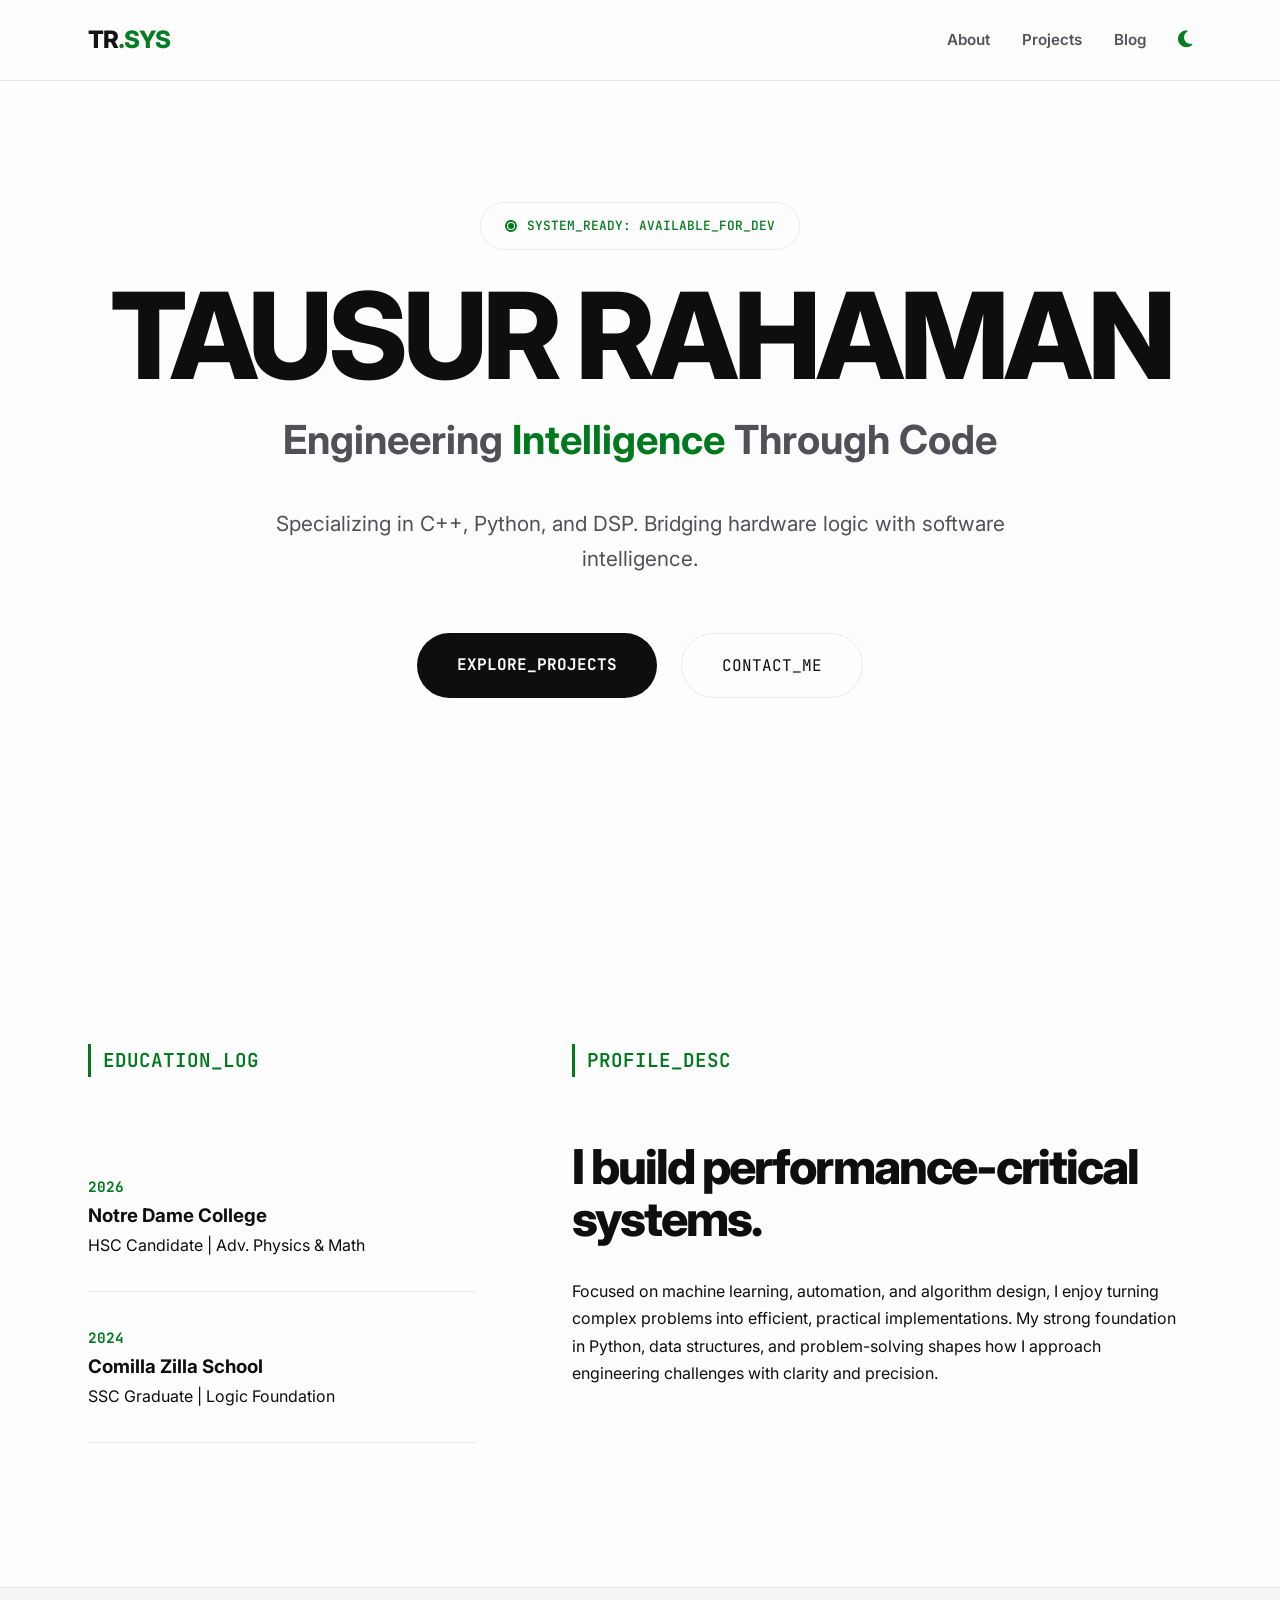
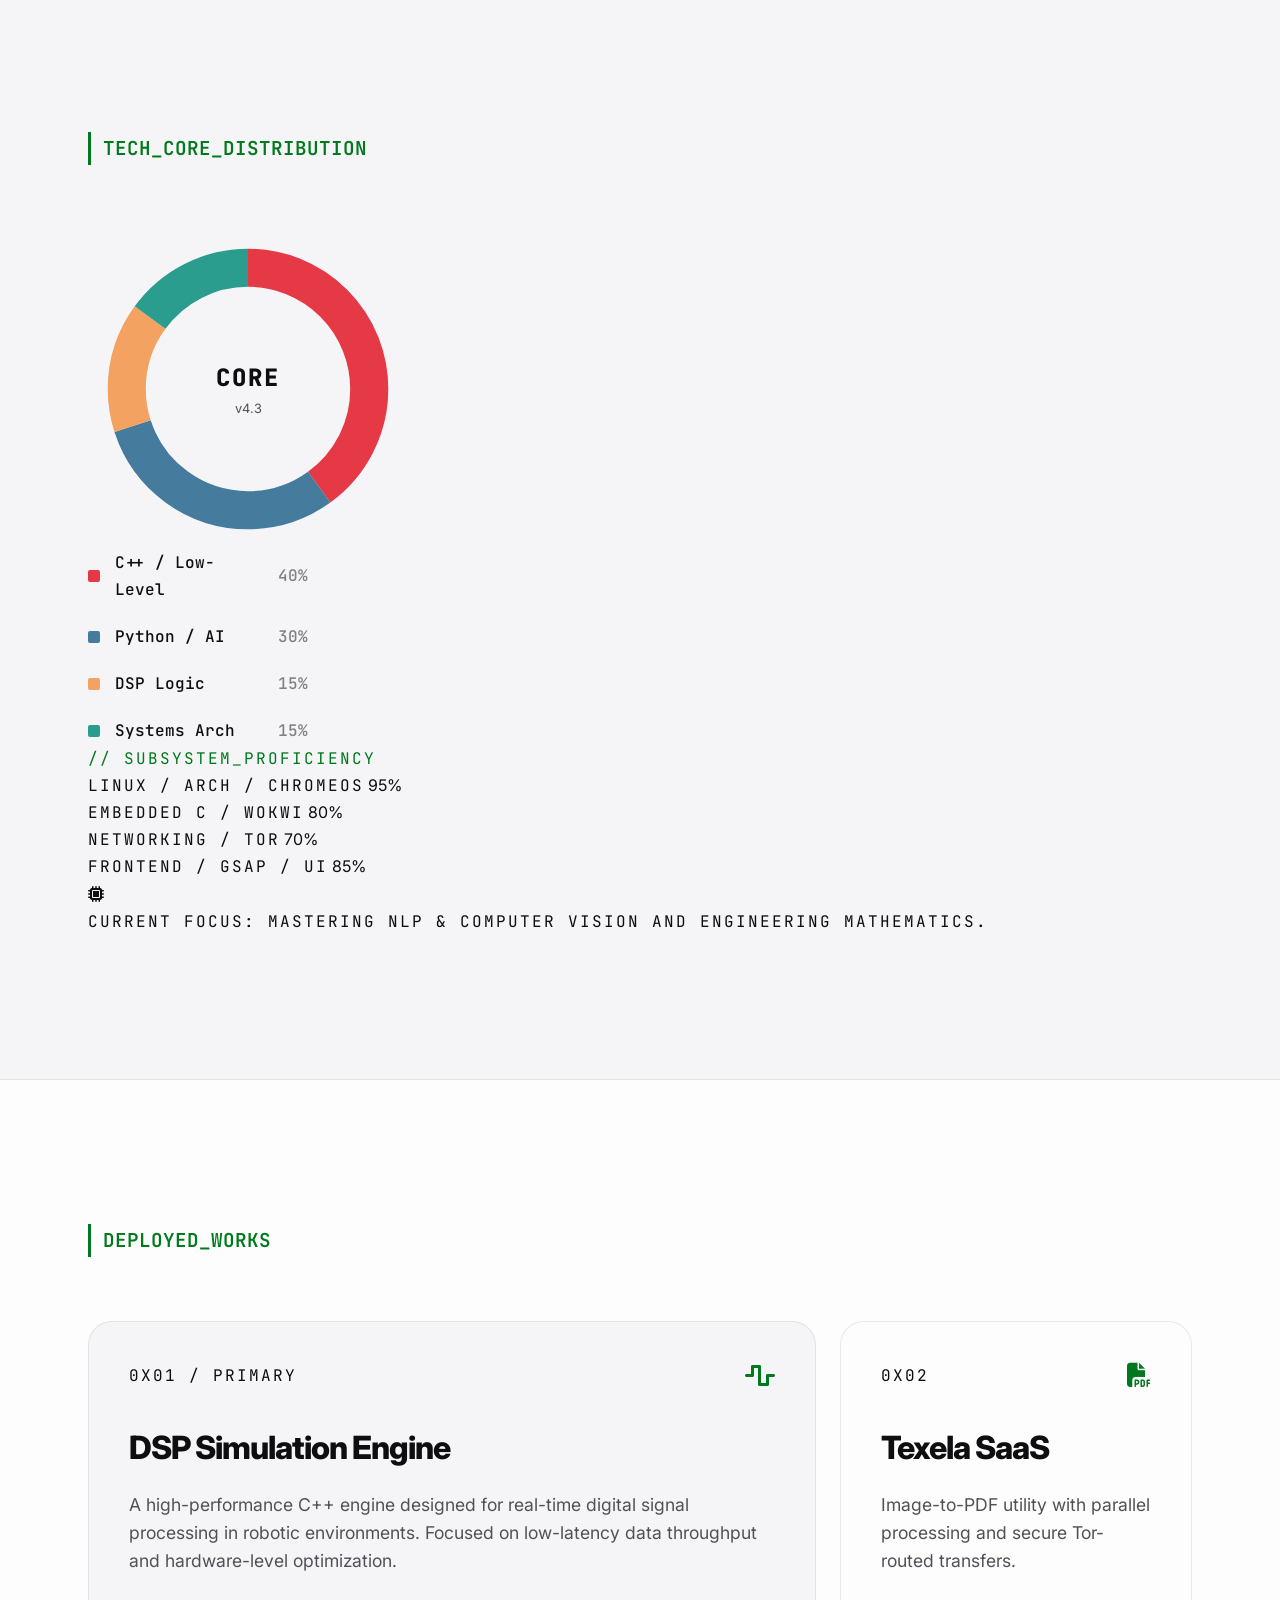
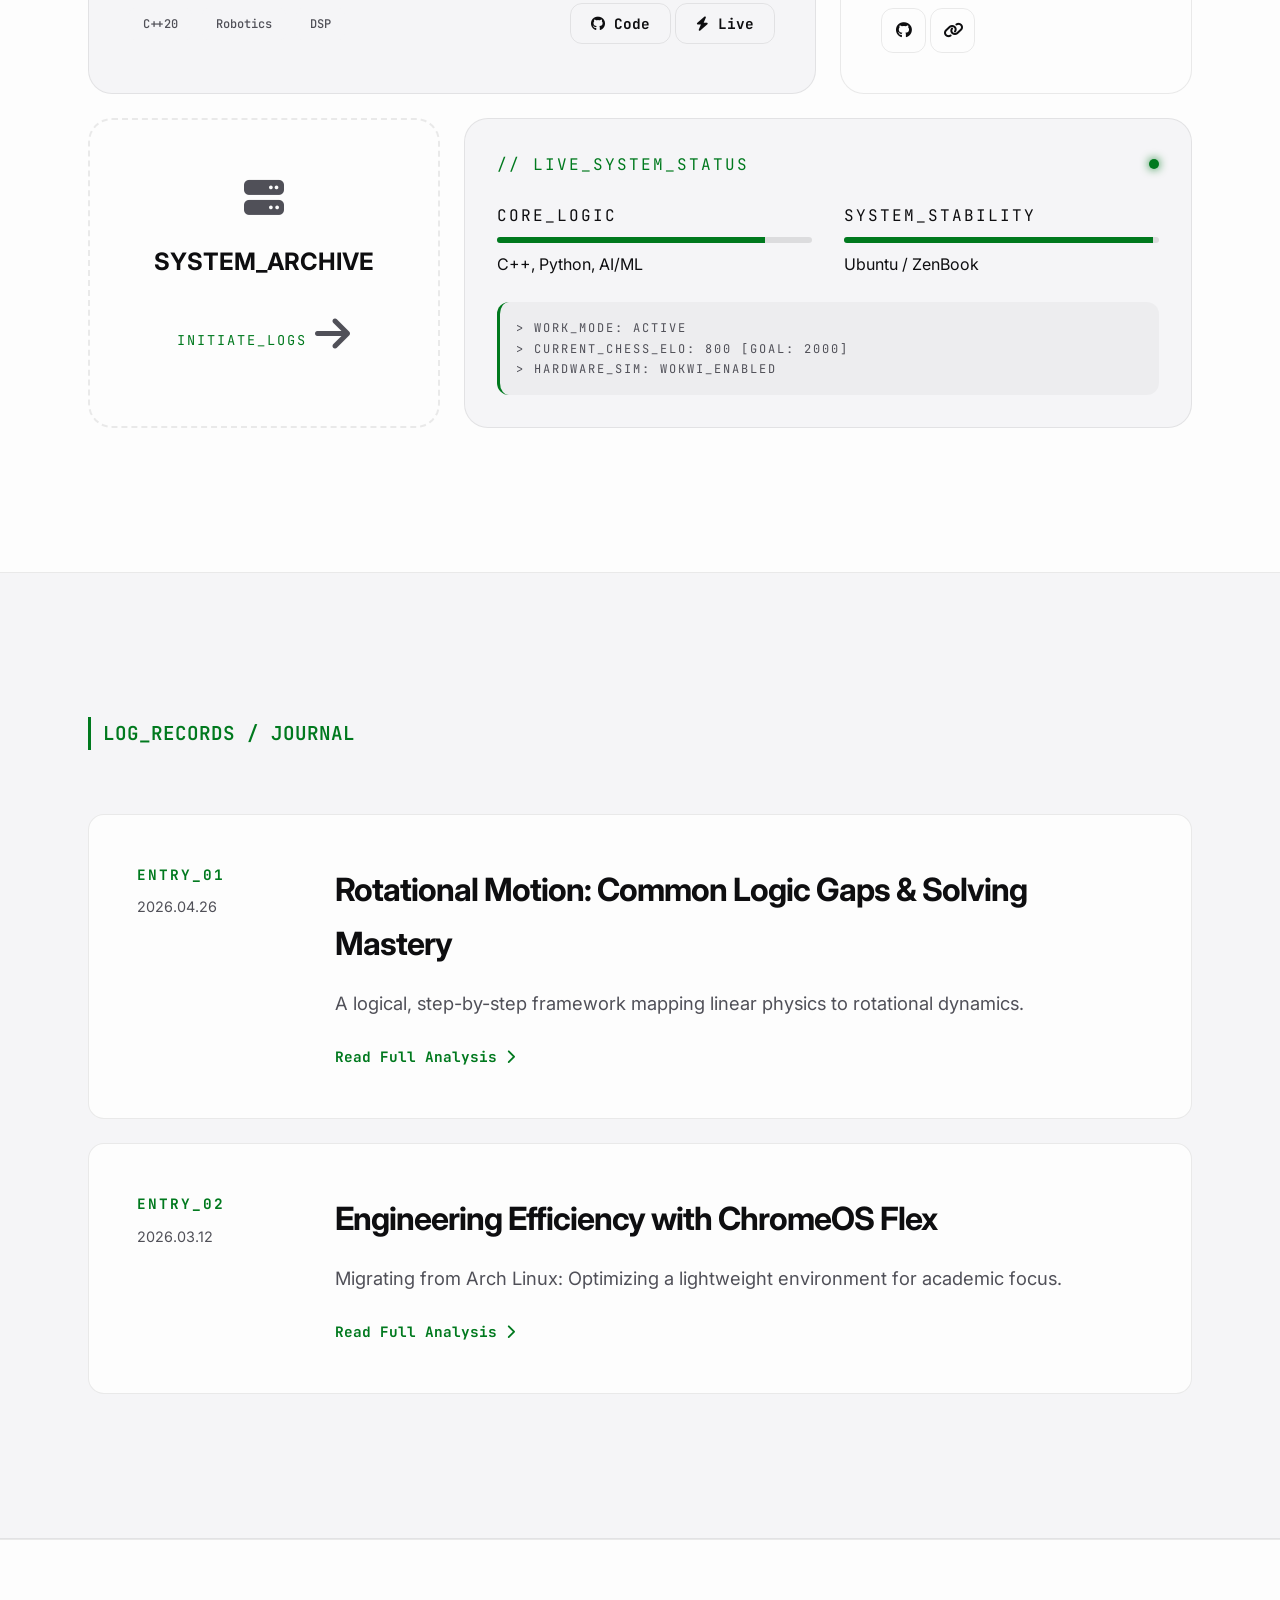
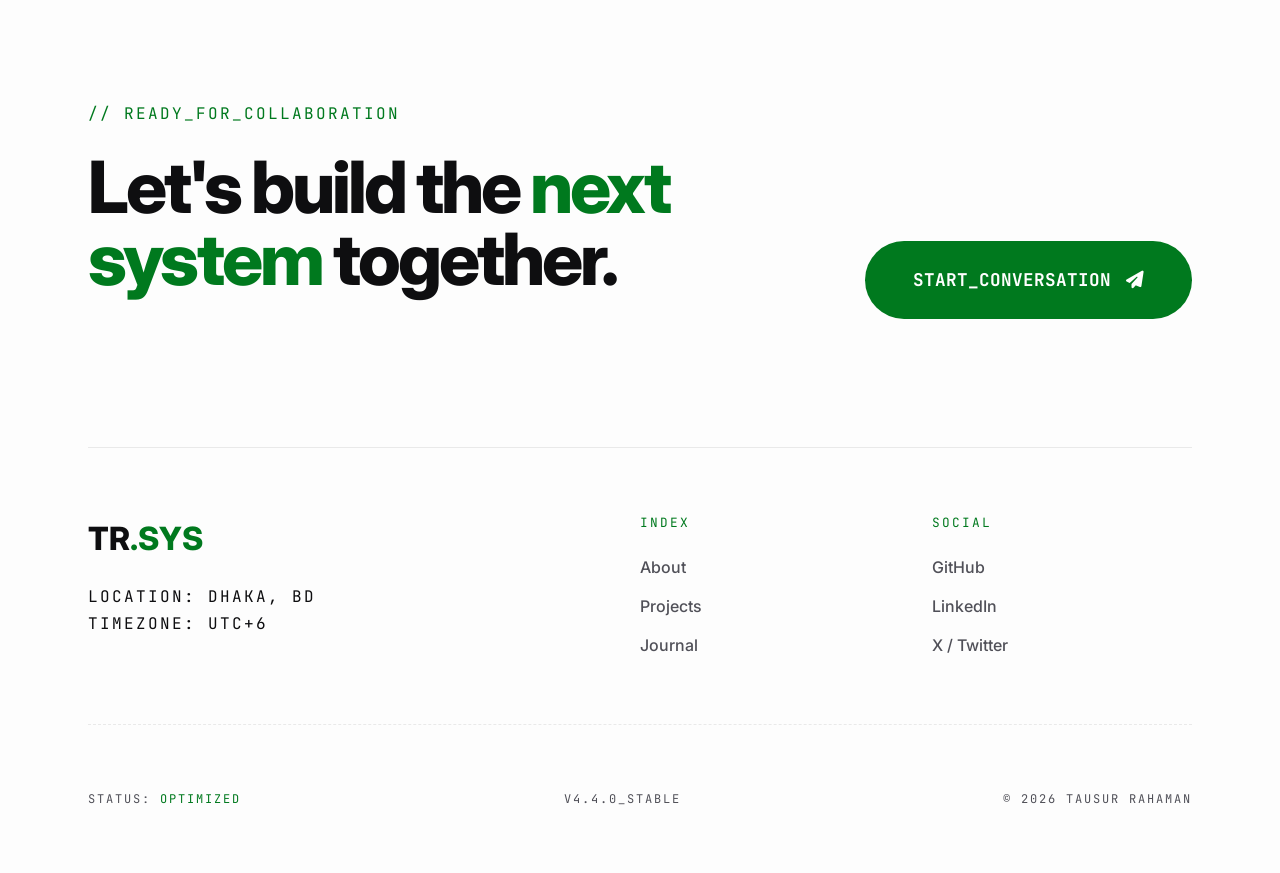
<file: index.html>
<!DOCTYPE html>
<html lang="en">

<head>
    <meta charset="UTF-8">
    <meta name="viewport" content="width=device-width, initial-scale=1.0">
    <meta name="google-site-verification" content="PXadAJ3S-J2yvj9br7SWejjsIvxZcihHiBXMDLcSGKw" />
    <title>Tausur - A Passionate Builder</title>
    <meta name="description" content="Tausur's portfolio. AI/ML Engineer focused on Python, algorithms, and real-world systems.">
    <link
        href="https://fonts.googleapis.com/css2?family=Inter:wght@300;400;600;700;800&family=JetBrains+Mono:wght@400;500&display=swap"
        rel="stylesheet">
    <link rel="stylesheet" href="https://cdnjs.cloudflare.com/ajax/libs/font-awesome/6.5.0/css/all.min.css">
    <link rel="stylesheet" href="style.css">
</head>

<body class="light-theme">
    <div class="scanline"></div>

    <nav class="glass-nav">
        <div class="nav-container">
            <div class="logo">TR<span>.SYS</span></div>
            <div class="nav-links">
                <a href="#about">About</a>
                <a href="#work">Projects</a>
                <a href="#blog">Blog</a>
                <button id="theme-toggle" aria-label="Toggle Theme"><i class="fa-solid fa-moon"></i></button>
            </div>
        </div>
    </nav>

    <header class="hero">
        <div class="hero-content">
            <div class="live-status">
                <div class="radar">
                    <div class="radar-pulse"></div>
                    <div class="radar-dot"></div>
                </div>
                <span>SYSTEM_READY: AVAILABLE_FOR_DEV</span>
            </div>
            <h1 class="hero-title">TAUSUR RAHAMAN</h1>
            <h2 class="sub-heading">Engineering <span class="glow">Intelligence</span> Through Code</h2>
            <p class="hero-bio">Specializing in C++, Python, and DSP. Bridging hardware logic with software
                intelligence.</p>
            <div class="hero-actions">
                <a href="#work" class="btn-primary">EXPLORE_PROJECTS</a>
                <a href="mailto:tausurrahaman@gmail.com" class="btn-secondary">CONTACT_ME</a>
            </div>
        </div>
    </header>

    <section id="about" class="section">
        <div class="container split-layout">
            <div class="edu-timeline">
                <div class="section-tag">EDUCATION_LOG</div>
                <div class="timeline-item">
                    <span class="year">2026</span>
                    <h3>Notre Dame College</h3>
                    <p>HSC Candidate | Adv. Physics & Math</p>
                </div>
                <div class="timeline-item">
                    <span class="year">2024</span>
                    <h3>Comilla Zilla School</h3>
                    <p>SSC Graduate | Logic Foundation</p>
                </div>
            </div>
            <div class="profile-desc">
                <div class="section-tag">PROFILE_DESC</div>
                <p class="lead">I build performance-critical systems.</p>
                <p>Focused on machine learning, automation, and algorithm design, I enjoy turning complex problems into
                    efficient, practical implementations. My strong foundation in Python, data structures, and
                    problem-solving shapes how I approach engineering challenges with clarity and precision.</p>
            </div>
        </div>
    </section>

    <section id="stack" class="section dark-bg">
    <div class="container">
        <div class="section-tag">TECH_CORE_DISTRIBUTION</div>
        <div class="chart-split-layout">
            <div class="chart-container-left">
                <div class="chart-box">
                    <svg viewBox="0 0 42 42" class="main-chart">
                        <circle class="ring" cx="21" cy="21" r="15.915"></circle>
                        <circle class="segment seg-1" data-val="40" data-label="C++ / Low-Level" cx="21" cy="21" r="15.915"></circle>
                        <circle class="segment seg-2" data-val="30" data-label="Python / AI" cx="21" cy="21" r="15.915"></circle>
                        <circle class="segment seg-3" data-val="15" data-label="DSP Logic" cx="21" cy="21" r="15.915"></circle>
                        <circle class="segment seg-4" data-val="15" data-label="Systems Arch" cx="21" cy="21" r="15.915"></circle>
                    </svg>
                    <div class="chart-overlay">
                        <span class="mono">CORE</span>
                        <span class="small">v4.3</span>
                    </div>
                </div>
                <div class="legend-grid" id="chart-legend"></div>
            </div>

            <div class="tech-spec-right">
                <div class="spec-header">
                    <span class="mono accent-text">// SUBSYSTEM_PROFICIENCY</span>
                </div>
                <div class="spec-grid">
                    <div class="spec-item">
                        <div class="spec-info">
                            <span class="mono">Linux / Arch / ChromeOS</span>
                            <span class="percent">95%</span>
                        </div>
                        <div class="progress-bar"><div class="progress-fill" style="width: 95%;"></div></div>
                    </div>
                    <div class="spec-item">
                        <div class="spec-info">
                            <span class="mono">Embedded C / Wokwi</span>
                            <span class="percent">80%</span>
                        </div>
                        <div class="progress-bar"><div class="progress-fill" style="width: 80%;"></div></div>
                    </div>
                    <div class="spec-item">
                        <div class="spec-info">
                            <span class="mono">Networking / Tor</span>
                            <span class="percent">70%</span>
                        </div>
                        <div class="progress-bar"><div class="progress-fill" style="width: 70%;"></div></div>
                    </div>
                    <div class="spec-item">
                        <div class="spec-info">
                            <span class="mono">Frontend / GSAP / UI</span>
                            <span class="percent">85%</span>
                        </div>
                        <div class="progress-bar"><div class="progress-fill" style="width: 85%;"></div></div>
                    </div>
                </div>
                
                <div class="system-note">
                    <i class="fa-solid fa-microchip"></i>
                    <p class="small mono">Current focus: Mastering NLP & Computer Vision and Engineering Mathematics.</p>
                </div>
            </div>
        </div>
    </div>
</section>

    <section id="work" class="section">
        <div class="container">
            <div class="section-tag">DEPLOYED_WORKS</div>
            <div class="work-grid">

                <div class="work-item feature">
                    <div class="work-info">
                        <div class="work-head">
                            <span class="mono">0x01 / PRIMARY</span>
                            <i class="fa-solid fa-wave-square"></i>
                        </div>
                        <h3>DSP Simulation Engine</h3>
                        <p>A high-performance C++ engine designed for real-time digital signal processing in robotic
                            environments. Focused on low-latency data throughput and hardware-level optimization.</p>
                        <div class="work-footer">
                            <div class="tags">
                                <span class="tag">C++20</span>
                                <span class="tag">Robotics</span>
                                <span class="tag">DSP</span>
                            </div>
                            <div class="work-links">
                                <a href="https://github.com/tausur" target="_blank" class="p-link"><i
                                        class="fa-brands fa-github"></i> Code</a>
                                <a href="#" class="p-link"><i class="fa-solid fa-bolt"></i> Live</a>
                            </div>
                        </div>
                    </div>
                </div>

                <div class="work-item">
                    <div class="work-info">
                        <div class="work-head">
                            <span class="mono">0x02</span>
                            <i class="fa-solid fa-file-pdf"></i>
                        </div>
                        <h3>Texela SaaS</h3>
                        <p>Image-to-PDF utility with parallel processing and secure Tor-routed transfers.</p>
                        <div class="work-footer">
                            <div class="work-links">
                                <a href="https://github.com/tausur/Texela" target="_blank" class="p-icon-btn"><i
                                        class="fa-brands fa-github"></i></a>
                                <a href="https://tausur123.github.io/texela/" target="_blank" class="p-icon-btn"><i class="fa-solid fa-link"></i></a>
                            </div>
                        </div>
                    </div>
                </div>

                <div class="work-item view-more-card" id="open-panel-btn">
                    <div class="view-more-content">
                        <i class="fa-solid fa-server"></i>
                        <h3>SYSTEM_ARCHIVE</h3>
                        <span class="mono accent-text">INITIATE_LOGS <i class="fa-solid fa-arrow-right"></i></span>
                    </div>
                </div>

                <div class="work-item status-monitor-card pc-only">
                    <div class="monitor-header">
                        <span class="mono accent-text">// LIVE_SYSTEM_STATUS</span>
                        <div class="status-blink"></div>
                    </div>
                    <div class="monitor-grid">
                        <div class="stat-unit">
                            <span class="mono">CORE_LOGIC</span>
                            <div class="mini-bar"><div class="fill" style="width: 85%;"></div></div>
                            <p class="small">C++, Python, AI/ML</p>
                        </div>
                        <div class="stat-unit">
                            <span class="mono">SYSTEM_STABILITY</span>
                            <div class="mini-bar"><div class="fill" style="width: 98%;"></div></div>
                            <p class="small">Ubuntu / ZenBook</p>
                        </div>
                    </div>
                    <div class="terminal-mini">
                        <p class="mono">> WORK_MODE: ACTIVE</p>
                        <p class="mono">> CURRENT_CHESS_ELO: 800 [GOAL: 2000]</p>
                        <p class="mono">> HARDWARE_SIM: WOKWI_ENABLED</p>
                    </div>
                </div>

            </div>
        </div>
    </section>

    <section id="blog" class="section dark-bg">
        <div class="container">
            <div class="section-tag">LOG_RECORDS / JOURNAL</div>
            <div class="blog-grid">
                <a href="blogs/rotational-motion/index.html" class="blog-entry">
                    <div class="blog-meta">
                        <span class="mono">Entry_01</span>
                        <span class="date">2026.04.26</span>
                    </div>
                    <div class="blog-content">
                        <h3>Rotational Motion: Common Logic Gaps & Solving Mastery</h3>
                        <p>A logical, step-by-step framework mapping linear physics to rotational dynamics.</p>
                        <span class="read-more">Read Full Analysis <i class="fa-solid fa-chevron-right"></i></span>
                    </div>
                </a>
                <a href="blogs/chess-logic/index.html" class="blog-entry">
                    <div class="blog-meta">
                        <span class="mono">Entry_02</span>
                        <span class="date">2026.03.12</span>
                    </div>
                    <div class="blog-content">
                        <h3>Engineering Efficiency with ChromeOS Flex</h3>
                        <p>Migrating from Arch Linux: Optimizing a lightweight environment for academic focus.</p>
                        <span class="read-more">Read Full Analysis <i class="fa-solid fa-chevron-right"></i></span>
                    </div>
                </a>
            </div>
        </div>
    </section>

    <footer class="main-footer">
        <div class="container">
            <div class="footer-cta">
                <div class="cta-text">
                    <span class="mono accent-text">// READY_FOR_COLLABORATION</span>
                    <h2>Let's build the <span class="glow">next system</span> together.</h2>
                </div>
                <div class="cta-action">
                    <a href="mailto:tausurrahaman@gmail.com" class="huge-btn">START_CONVERSATION <i
                            class="fa-solid fa-paper-plane"></i></a>
                </div>
            </div>

            <div class="footer-bottom">
                <div class="footer-info">
                    <div class="footer-logo">TR<span>.SYS</span></div>
                    <p class="mono opacity-50">LOCATION: DHAKA, BD<br>TIMEZONE: UTC+6</p>
                </div>

                <div class="footer-nav">
                    <div class="nav-col">
                        <span class="mono">INDEX</span>
                        <a href="#about">About</a>
                        <a href="#work">Projects</a>
                        <a href="#blog">Journal</a>
                    </div>
                    <div class="nav-col">
                        <span class="mono">SOCIAL</span>
                        <a href="https://github.com/tausur" target="_blank">GitHub</a>
                        <a href="https://www.linkedin.com/in/tausur-rahaman/" target="_blank">LinkedIn</a>
                        <a href="https://x.com/tausur32845" target="_blank">X / Twitter</a>
                    </div>
                </div>
            </div>

            <div class="system-bar">
                <div class="mono">STATUS: <span class="accent-text">OPTIMIZED</span></div>
                <div class="mono">V4.4.0_STABLE</div>
                <div class="mono">© 2026 TAUSUR RAHAMAN</div>
            </div>
        </div>
    </footer>

    <div class="panel-overlay" id="panel-overlay">
    </div>

    <aside class="side-panel" id="project-panel">
        <div class="panel-header">
            <div>
                <span class="mono accent-text">// REPOSITORY_LOGS</span>
                <h2>System Archive</h2>
            </div>
            <button class="close-panel" id="close-panel-btn"><i class="fa-solid fa-xmark"></i></button>
        </div>

        <div class="panel-content">
            <div class="archive-item">
                <div class="archive-year mono">2026</div>
                <div class="archive-info">
                    <h4>Node.js Video Downloader</h4>
                    <p>Tor-routed secure data transfer handling with SSE for real-time progress bars.</p>
                    <div class="tags"><span class="tag">Node.js</span><span class="tag">Tor</span></div>
                </div>
                <div class="archive-links">
                    <a href="#" class="p-icon-btn" title="View Code"><i class="fa-brands fa-github"></i></a>
                    <a href="#" class="p-icon-btn" title="Live Preview"><i class="fa-solid fa-eye"></i></a>
                </div>
            </div>

            <div class="archive-item">
                <div class="archive-year mono">2026</div>
                <div class="archive-info">
                    <h4>Portfolio Terminal v4</h4>
                    <p>Previous iteration featuring GSAP animations and terminal UI effects.</p>
                    <div class="tags"><span class="tag">JS</span><span class="tag">GSAP</span></div>
                </div>
                <div class="archive-links">
                    <a href="#" class="p-icon-btn" title="View Code"><i class="fa-brands fa-github"></i></a>
                    <a href="#" class="p-icon-btn" title="Live Preview"><i class="fa-solid fa-eye"></i></a>
                </div>
            </div>

            <div class="archive-item">
                <div class="archive-year mono">2026</div>
                <div class="archive-info">
                    <h4>Caro-Kann Theory DB</h4>
                    <p>A logic database mapping chess opening lines for competitive progression.</p>
                    <div class="tags"><span class="tag">Python</span><span class="tag">Data</span></div>
                </div>
                <div class="archive-links">
                    <a href="#" class="p-icon-btn" title="View Code"><i class="fa-brands fa-github"></i></a>
                    <a href="#" class="p-icon-btn" title="Live Preview"><i class="fa-solid fa-eye"></i></a>
                </div>
            </div>
        </div>
    </aside>

    <script src="script.js"></script>
</body>

</html>
</file>
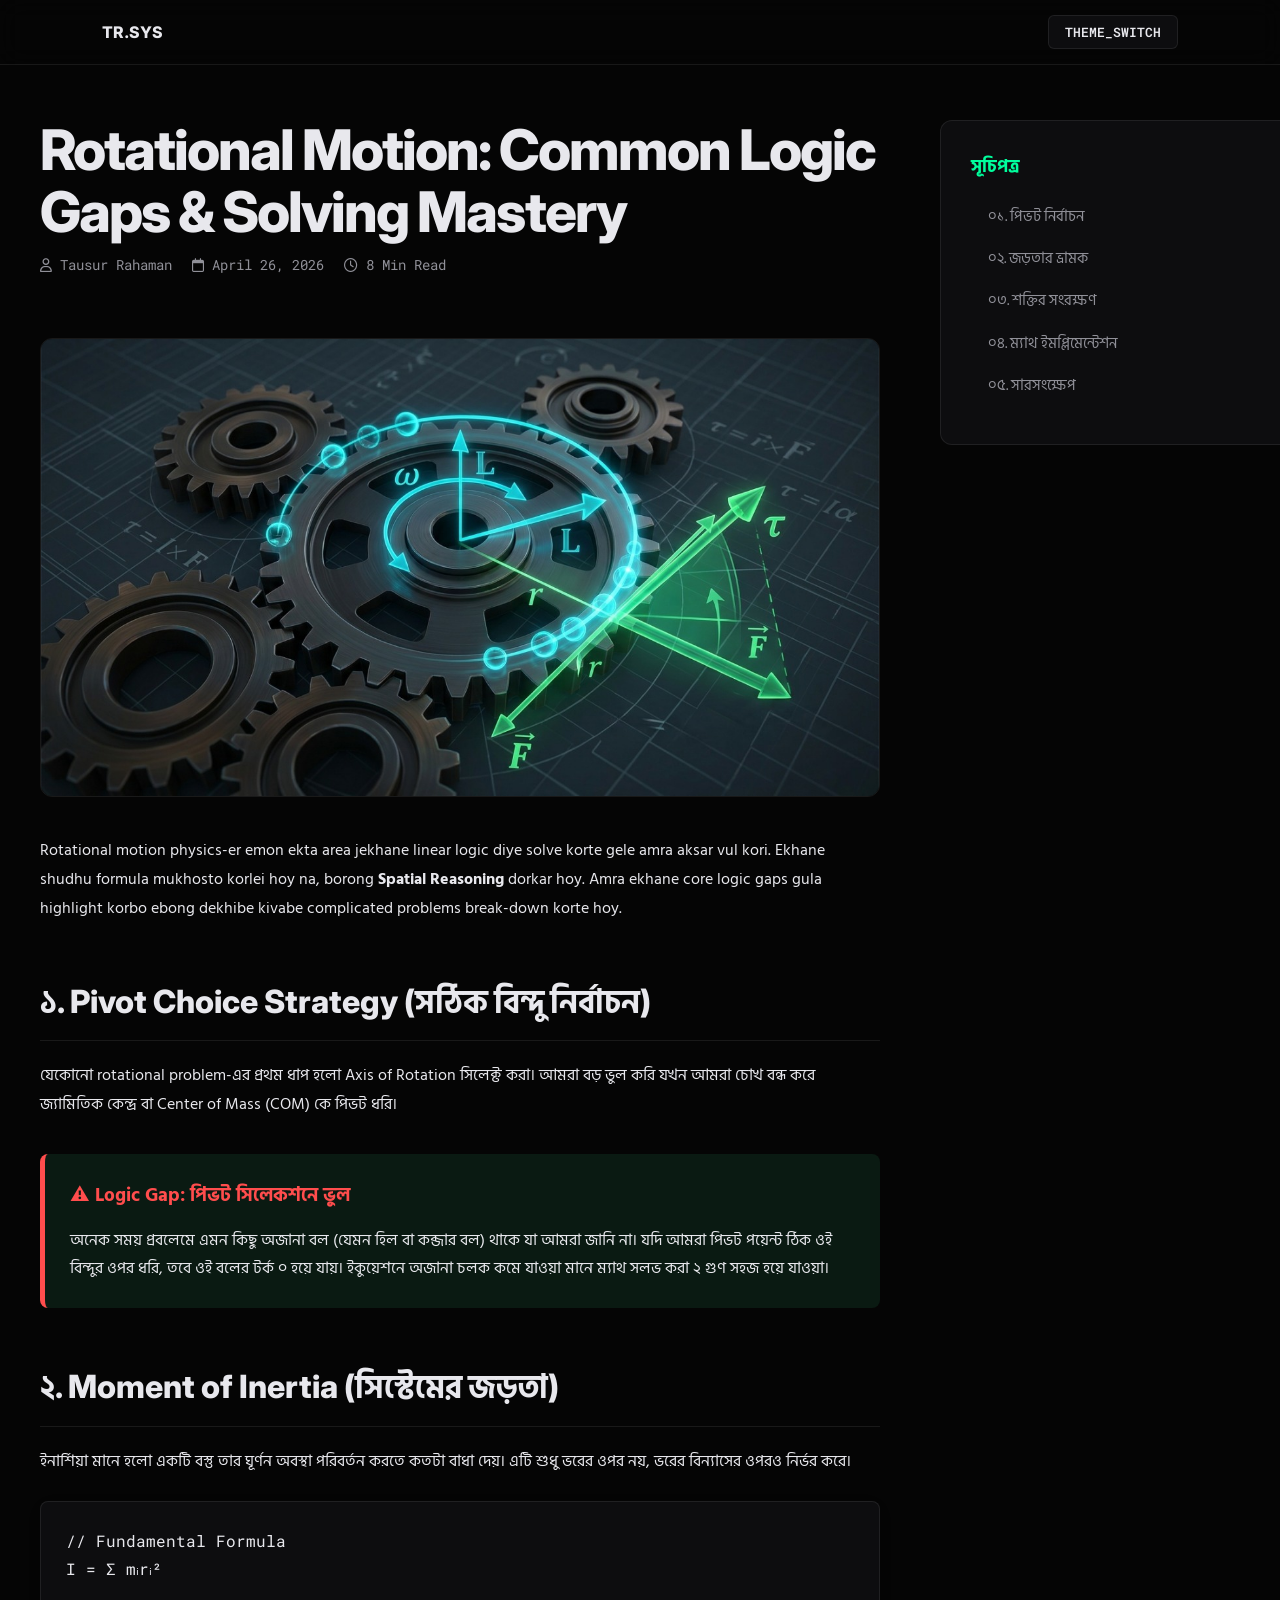
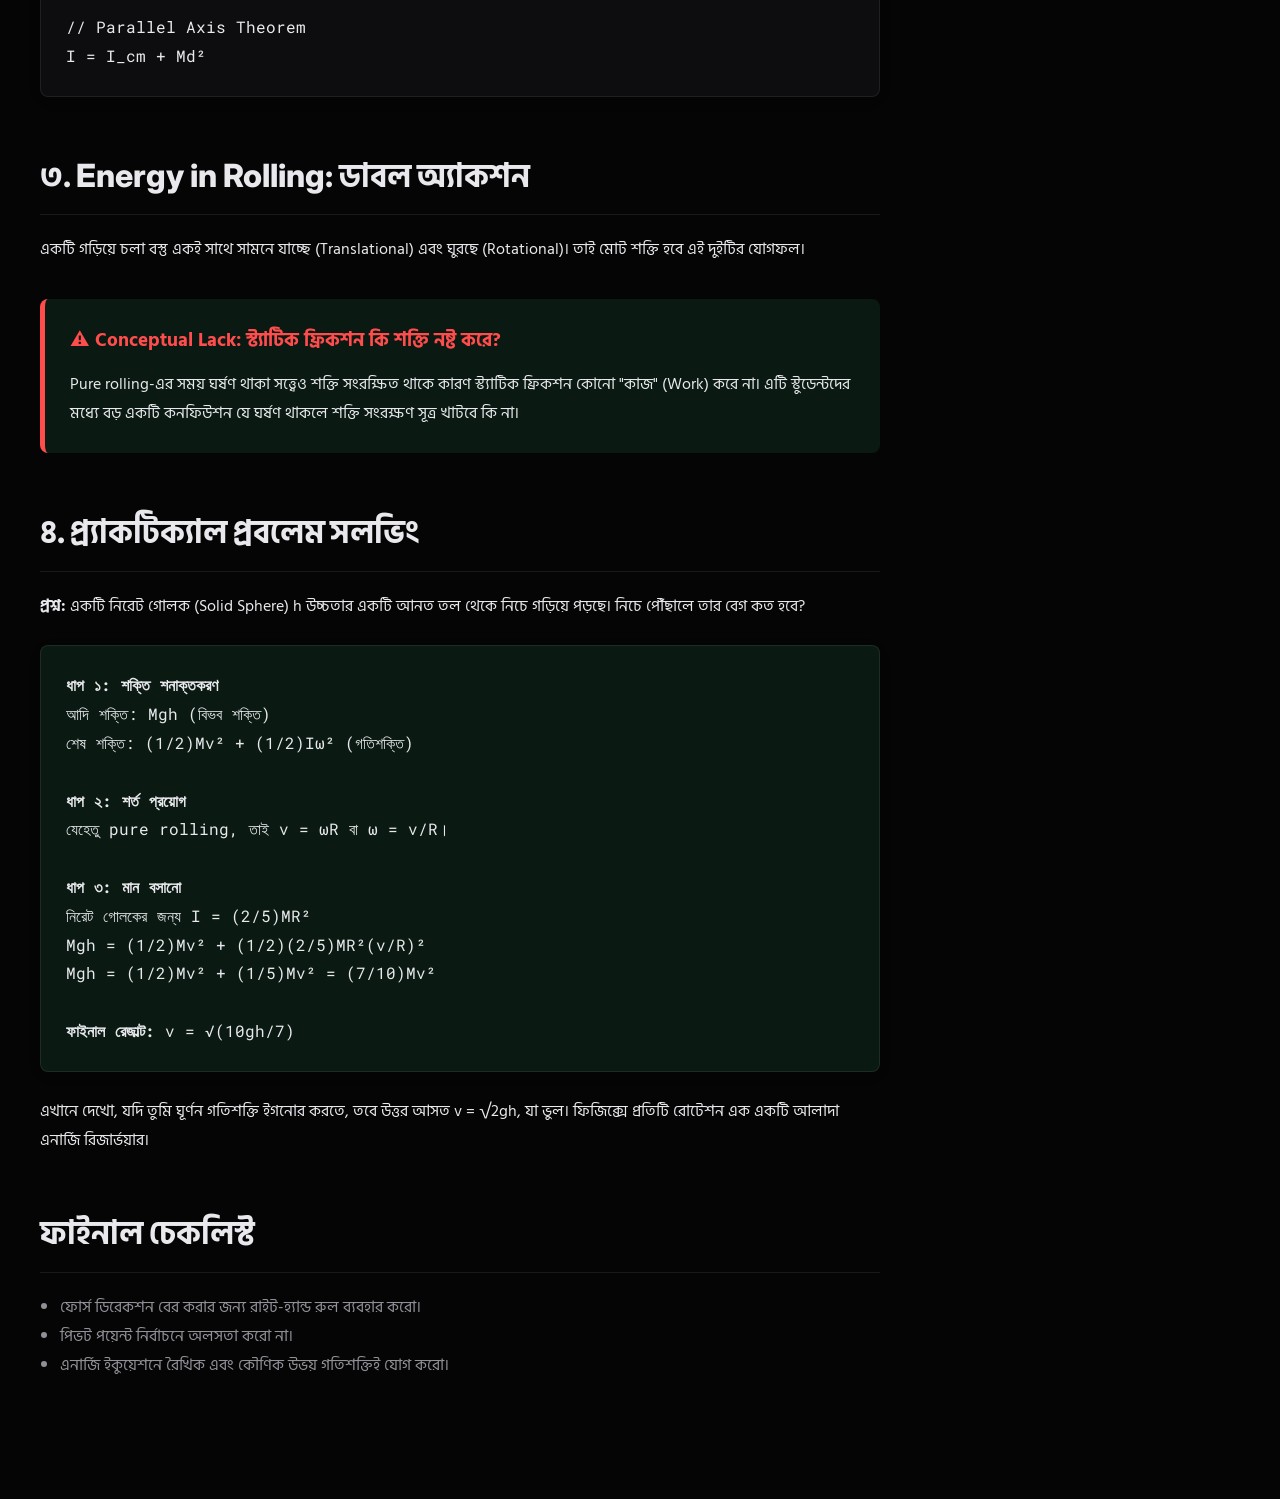
<file: blogs/rotational-motion/index.html>
<!DOCTYPE html>
<html lang="bn">
<head>
    <meta charset="UTF-8">
    <meta name="viewport" content="width=device-width, initial-scale=1.0">
    <meta name="description" content="Rotational Motion masterclass in Bengali - Engineering perspective on dynamics and logic gaps.">
    <title>Rotational Intelligence | TR.SYS</title>
    
    <link href="https://fonts.googleapis.com/css2?family=Inter:wght@400;600;800&family=Hind+Siliguri:wght@400;500;600;700&family=Roboto+Mono:wght@400;500&display=swap" rel="stylesheet">
    <link rel="stylesheet" href="https://cdnjs.cloudflare.com/ajax/libs/font-awesome/6.5.0/css/all.min.css">
    
    <style>
        :root {
            --bg: #fdfdfd; --card: #ffffff; --text: #0e0e10; --text-dim: #404045;
            --accent: #00791e; --border: rgba(0, 0, 0, 0.1); --highlight-bg: #f0fdf4;
            scroll-behavior: smooth;
        }
        .dark-theme {
            --bg: #050505; --card: #0d0d0f; --text: #e8e8ed; --text-dim: #909098;
            --accent: #00ff9d; --border: rgba(255, 255, 255, 0.08); --highlight-bg: #0a1a12;
        }

        * { margin: 0; padding: 0; box-sizing: border-box; }
        
        body { 
            background: var(--bg); color: var(--text); 
            font-family: 'Hind Siliguri', 'Inter', sans-serif; 
            line-height: 1.8; transition: 0.3s;
        }

        nav {
            position: fixed; top: 0; width: 100%; padding: 15px 8%;
            display: flex; justify-content: space-between; align-items: center;
            backdrop-filter: blur(12px); background: rgba(var(--bg), 0.8); z-index: 1000;
            border-bottom: 1px solid var(--border);
        }

        /* 70/30 PC Layout */
        .main-layout {
            display: grid;
            grid-template-columns: 70% 30%;
            max-width: 1300px;
            margin: 120px auto;
            padding: 0 40px;
            gap: 60px;
        }

        .mono, .formula-box, .theme-toggle, .meta-info {
            font-family: 'Roboto Mono', monospace;
        }

        h1, h2, h3, .logo {
            font-family: 'Inter', 'Hind Siliguri', sans-serif;
            font-weight: 800;
        }

        h1 { font-size: 3.5rem; letter-spacing: -2px; line-height: 1.1; margin-bottom: 10px; }
        
        .meta-info {
            display: flex; gap: 20px; font-size: 0.85rem; color: var(--text-dim);
            margin-bottom: 30px;
        }

        .hero-img { width: 100%; border-radius: 12px; margin: 30px 0; border: 1px solid var(--border); }

        .blog-body h2 { font-size: 2rem; margin: 50px 0 20px; color: var(--text); border-bottom: 1px solid var(--border); padding-bottom: 10px; }

        .formula-box { 
            background: var(--card); border: 1px solid var(--border); padding: 25px; 
            border-radius: 8px; margin: 25px 0; box-shadow: 0 4px 20px rgba(0,0,0,0.03);
        }

        .logic-gap {
            background: var(--highlight-bg); border-left: 5px solid #ff4d4d;
            padding: 25px; margin: 35px 0; border-radius: 8px;
        }
        .logic-gap h4 { color: #ff4d4d; margin-bottom: 12px; font-size: 1.2rem; font-weight: 700; }

        /* Sidebar Styling */
        .sidebar { position: sticky; top: 100px; height: fit-content; }
        .toc-box { background: var(--card); border: 1px solid var(--border); padding: 30px; border-radius: 12px; }
        .toc-title { font-weight: 800; font-size: 1.1rem; margin-bottom: 20px; text-transform: uppercase; color: var(--accent); }
        .toc { list-style: none; }
        .toc a { text-decoration: none; color: var(--text-dim); font-size: 0.95rem; display: block; margin-bottom: 15px; transition: 0.2s; border-left: 2px solid transparent; padding-left: 15px; }
        .toc a:hover { color: var(--accent); border-left: 2px solid var(--accent); }

        .theme-toggle {
            background: var(--card); border: 1px solid var(--border); color: var(--text);
            padding: 8px 16px; border-radius: 6px; cursor: pointer; font-weight: 600; font-size: 0.8rem;
        }

        @media (max-width: 1000px) {
            .main-layout { grid-template-columns: 1fr; margin: 100px auto; padding: 0 20px; }
            .sidebar { display: none; }
            h1 { font-size: 2.5rem; }
        }
    </style>
</head>
<body class="dark-theme">

    <nav>
        <a href="../../index.html" style="text-decoration: none; color: inherit;">
            <div class="logo">TR<span>.SYS</span></div>
        </a>
        <button class="theme-toggle" id="themeBtn">THEME_SWITCH</button>
    </nav>

    <div class="main-layout">
        <article class="blog-body">
            <h1>Rotational Motion: Common Logic Gaps & Solving Mastery</h1>
            
            <div class="meta-info">
                <span><i class="fa-regular fa-user"></i> Tausur Rahaman</span>
                <span><i class="fa-regular fa-calendar"></i> April 26, 2026</span>
                <span><i class="fa-regular fa-clock"></i> 8 Min Read</span>
            </div>
            
            <img src="/blogs/rotational-motion/rotational_motion.jpeg" class="hero-img" alt="Rotational Physics Visualization">

            <p>Rotational motion physics-er emon ekta area jekhane linear logic diye solve korte gele amra aksar vul kori. Ekhane shudhu formula mukhosto korlei hoy na, borong <b>Spatial Reasoning</b> dorkar hoy. Amra ekhane core logic gaps gula highlight korbo ebong dekhibe kivabe complicated problems break-down korte hoy.</p>

            <h2 id="pivot">১. Pivot Choice Strategy (সঠিক বিন্দু নির্বাচন)</h2>
            <p>যেকোনো rotational problem-এর প্রথম ধাপ হলো Axis of Rotation সিলেক্ট করা। আমরা বড় ভুল করি যখন আমরা চোখ বন্ধ করে জ্যামিতিক কেন্দ্র বা Center of Mass (COM) কে পিভট ধরি।</p>
            
            
            
            <div class="logic-gap">
                <h4>⚠️ Logic Gap: পিভট সিলেকশনে ভুল</h4>
                <p>অনেক সময় প্রবলেমে এমন কিছু অজানা বল (যেমন হিল বা কব্জার বল) থাকে যা আমরা জানি না। যদি আমরা পিভট পয়েন্ট ঠিক ওই বিন্দুর ওপর ধরি, তবে ওই বলের টর্ক ০ হয়ে যায়। ইকুয়েশনে অজানা চলক কমে যাওয়া মানে ম্যাথ সলভ করা ২ গুণ সহজ হয়ে যাওয়া।</p>
            </div>

            <h2 id="inertia">২. Moment of Inertia (সিস্টেমের জড়তা)</h2>
            <p>ইনার্শিয়া মানে হলো একটি বস্তু তার ঘূর্ণন অবস্থা পরিবর্তন করতে কতটা বাধা দেয়। এটি শুধু ভরের ওপর নয়, ভরের বিন্যাসের ওপরও নির্ভর করে।</p>
            
            <div class="formula-box">
                // Fundamental Formula <br>
                I = Σ mᵢrᵢ² <br><br>
                // Parallel Axis Theorem <br>
                I = I_cm + Md²
            </div>

            <h2 id="energy">৩. Energy in Rolling: ডাবল অ্যাকশন</h2>
            <p>একটি গড়িয়ে চলা বস্তু একই সাথে সামনে যাচ্ছে (Translational) এবং ঘুরছে (Rotational)। তাই মোট শক্তি হবে এই দুইটির যোগফল।</p>
            
            

            <div class="logic-gap">
                <h4>⚠️ Conceptual Lack: স্ট্যাটিক ফ্রিকশন কি শক্তি নষ্ট করে?</h4>
                <p>Pure rolling-এর সময় ঘর্ষণ থাকা সত্ত্বেও শক্তি সংরক্ষিত থাকে কারণ স্ট্যাটিক ফ্রিকশন কোনো "কাজ" (Work) করে না। এটি স্টুডেন্টদের মধ্যে বড় একটি কনফিউশন যে ঘর্ষণ থাকলে শক্তি সংরক্ষণ সূত্র খাটবে কি না।</p>
            </div>

            <h2 id="problem">৪. প্র্যাকটিক্যাল প্রবলেম সলভিং</h2>
            <p><b>প্রশ্ন:</b> একটি নিরেট গোলক (Solid Sphere) h উচ্চতার একটি আনত তল থেকে নিচে গড়িয়ে পড়ছে। নিচে পৌঁছালে তার বেগ কত হবে?</p>
            
            <div class="formula-box" style="background: var(--highlight-bg);">
                <strong>ধাপ ১: শক্তি শনাক্তকরণ</strong> <br>
                আদি শক্তি: Mgh (বিভব শক্তি) <br>
                শেষ শক্তি: (1/2)Mv² + (1/2)Iω² (গতিশক্তি) <br><br>

                <strong>ধাপ ২: শর্ত প্রয়োগ</strong> <br>
                যেহেতু pure rolling, তাই v = ωR বা ω = v/R। <br><br>

                <strong>ধাপ ৩: মান বসানো</strong> <br>
                নিরেট গোলকের জন্য I = (2/5)MR² <br>
                Mgh = (1/2)Mv² + (1/2)(2/5)MR²(v/R)² <br>
                Mgh = (1/2)Mv² + (1/5)Mv² = (7/10)Mv² <br><br>

                <strong>ফাইনাল রেজাল্ট:</strong> v = √(10gh/7)
            </div>

            <p>এখানে দেখো, যদি তুমি ঘূর্ণন গতিশক্তি ইগনোর করতে, তবে উত্তর আসত v = √2gh, যা ভুল। ফিজিক্সে প্রতিটি রোটেশন এক একটি আলাদা এনার্জি রিজার্ভয়ার।</p>

            <h2 id="summary">ফাইনাল চেকলিস্ট</h2>
            <ul style="padding-left: 20px; color: var(--text-dim); margin-top: 20px;">
                <li>ফোর্স ডিরেকশন বের করার জন্য রাইট-হ্যান্ড রুল ব্যবহার করো।</li>
                <li>পিভট পয়েন্ট নির্বাচনে অলসতা করো না।</li>
                <li>এনার্জি ইকুয়েশনে রৈখিক এবং কৌণিক উভয় গতিশক্তিই যোগ করো।</li>
            </ul>
        </article>

        <aside class="sidebar">
            <div class="toc-box">
                <div class="toc-title">সূচিপত্র</div>
                <ul class="toc">
                    <li><a href="#pivot">০১. পিভট নির্বাচন</a></li>
                    <li><a href="#inertia">০২. জড়তার ভ্রামক</a></li>
                    <li><a href="#energy">০৩. শক্তির সংরক্ষণ</a></li>
                    <li><a href="#problem">০৪. ম্যাথ ইমপ্লিমেন্টেশন</a></li>
                    <li><a href="#summary">০৫. সারসংক্ষেপ</a></li>
                </ul>
            </div>
        </aside>
    </div>

    <script>
        const btn = document.getElementById('themeBtn');
        const body = document.body;
        btn.onclick = () => {
            body.classList.toggle('dark-theme');
            btn.innerText = body.classList.contains('dark-theme') ? 'LIGHT_MODE' : 'DARK_MODE';
        };
    </script>
</body>
</html>
</file>
<file: style.css>
:root {
    /* LIGHT THEME - Fixed high-contrast Emerald Green */
    --bg: #fdfdfd; 
    --card: #f5f5f7; 
    --text: #0e0e10; 
    --text-dim: #505058;
    --accent: #00791e; /* Rich Deep Green - very clear on white */
    --border: rgba(0, 0, 0, 0.08); 
    --glass: rgba(0, 0, 0, 0.02);
    --c1: #e63946; --c2: #457b9d; --c3: #f4a261; --c4: #2a9d8f;
    scroll-behavior: smooth;
}

.dark-theme {
    /* DARK THEME - Neon Cyan-Green */
    --bg: #070708; 
    --card: #111114; 
    --text: #e8e8ed; 
    --text-dim: #a0a0ab;
    --accent: #00ff9d; /* Glowing Matrix Green */
    --border: rgba(255, 255, 255, 0.05); 
    --glass: rgba(255, 255, 255, 0.02);
}

* { margin: 0; padding: 0; box-sizing: border-box; }
body { background: var(--bg); color: var(--text); font-family: 'Inter', sans-serif; line-height: 1.7; transition: background 0.4s, color 0.4s; overflow-x: hidden; }
.container { max-width: 1200px; margin: 0 auto; padding: 0 3rem; }
.mono { font-family: 'JetBrains Mono', monospace; text-transform: uppercase; letter-spacing: 2px; }

/* Navbar */
.glass-nav { position: fixed; top: 0; width: 100%; z-index: 100; border-bottom: 1px solid var(--border); backdrop-filter: blur(20px); background: var(--bg); opacity: 0.98; }
.nav-container { display: flex; justify-content: space-between; align-items: center; height: 80px; max-width: 1200px; margin: 0 auto; padding: 0 3rem; }
.logo { font-weight: 800; font-size: 1.5rem; letter-spacing: -1px; }
.logo span { color: var(--accent); }
.nav-links { display: flex; gap: 2rem; align-items: center; }
.nav-links a { text-decoration: none; color: var(--text-dim); font-size: 0.95rem; font-weight: 600; transition: 0.3s; }
.nav-links a:hover { color: var(--accent); }
#theme-toggle { background: none; border: none; color: var(--accent); cursor: pointer; font-size: 1.2rem; }

/* Global Section */
.section { padding: 9rem 0; border-bottom: 1px solid var(--border); }
.section-tag { font-family: 'JetBrains Mono', monospace; font-size: 1.2rem; color: var(--accent); border-left: 3px solid var(--accent); padding-left: 12px; margin-bottom: 4rem; font-weight: 600; }
.dark-bg { background: var(--card); }

/* Hero */
.hero { height: 100vh; display: flex; align-items: center; justify-content: center; text-align: center; }
.live-status { display: inline-flex; align-items: center; gap: 10px; padding: 12px 24px; border: 1px solid var(--border); border-radius: 40px; font-family: 'JetBrains Mono', monospace; font-size: 0.8rem; color: var(--accent); margin-bottom: 2rem; font-weight: 500; }
.radar { position: relative; width: 12px; height: 12px; }
.radar-dot { width: 6px; height: 6px; background: var(--accent); border-radius: 50%; position: absolute; top: 3px; left: 3px; }
.radar-pulse { width: 12px; height: 12px; border: 2px solid var(--accent); border-radius: 50%; animation: rpulse 2.5s infinite; }
@keyframes rpulse { 0% { transform: scale(1); opacity: 0.6; } 100% { transform: scale(3.5); opacity: 0; } }
.hero-title { font-size: clamp(3.5rem, 12vw, 7.5rem); font-weight: 800; letter-spacing: -5px; line-height: 0.9; }
.sub-heading { font-size: 2.5rem; color: var(--text-dim); margin: 1rem 0 2rem; font-weight: 700; }
.glow { color: var(--accent); }
.hero-bio { max-width: 750px; margin: 0 auto 3.5rem; font-size: 1.3rem; color: var(--text-dim); font-weight: 400; }
.hero-actions { display: flex; justify-content: center; gap: 1.5rem; }
.btn-primary { background: var(--text); color: var(--bg); padding: 18px 40px; border-radius: 40px; text-decoration: none; font-weight: 700; font-family: 'JetBrains Mono', monospace; transition: 0.3s; }
.btn-secondary { border: 1.5px solid var(--border); color: var(--text); padding: 18px 40px; border-radius: 40px; text-decoration: none; font-family: 'JetBrains Mono', monospace; transition: 0.3s; }
.btn-primary:hover { background: var(--accent); transform: translateY(-3px); }

/* About & Split */
.split-layout { display: grid; grid-template-columns: 1fr 1.6fr; gap: 6rem; }
.timeline-item { padding: 2rem 0; border-bottom: 1px solid var(--border); }
.year { color: var(--accent); font-family: 'JetBrains Mono', monospace; font-size: 0.9rem; font-weight: 700; }
.lead { font-size: 3rem; font-weight: 800; margin-bottom: 2rem; letter-spacing: -2px; line-height: 1.1; }

/* Chart Section */
.chart-wrapper { display: flex; align-items: center; justify-content: center; gap: 6rem; }
.chart-box { position: relative; width: 320px; height: 320px; }
.main-chart { transform: rotate(-90deg); }
.ring { fill: none; stroke: var(--border); stroke-width: 4; }
.segment { fill: none; stroke-width: 5; stroke-dasharray: 0 100; transition: 2.5s cubic-bezier(0.16, 1, 0.3, 1); }
.chart-overlay { position: absolute; top: 50%; left: 50%; transform: translate(-50%, -50%); text-align: center; display: flex; flex-direction: column; }
.chart-overlay .mono { font-size: 1.5rem; font-weight: 800; color: var(--text); }
.chart-overlay .small { font-size: 0.8rem; color: var(--text-dim); }
.legend-grid { display: grid; grid-template-columns: 1fr; gap: 20px; }
.leg-item { display: flex; align-items: center; gap: 15px; font-family: 'JetBrains Mono', monospace; font-size: 1rem; width: 220px; font-weight: 500; }
.leg-dot { width: 12px; height: 12px; border-radius: 2px; }

/* Projects */
.work-container { display: grid; grid-template-columns: 1fr 1fr; gap: 2.5rem; }
.project-card { background: var(--bg); border: 1.5px solid var(--border); padding: 3rem; border-radius: 16px; transition: 0.4s cubic-bezier(0.1, 0.7, 0.1, 1); }
.project-card:hover { transform: translateY(-12px); border-color: var(--accent); box-shadow: 0 20px 40px rgba(0,0,0,0.05); }
.project-header { display: flex; justify-content: space-between; color: var(--accent); margin-bottom: 2rem; font-size: 1.4rem; }
.project-footer { margin-top: 3rem; display: flex; justify-content: space-between; align-items: center; }
.tags { display: flex; gap: 10px; }
.tag { font-family: 'JetBrains Mono', monospace; font-size: 0.75rem; background: var(--card); padding: 6px 14px; border-radius: 6px; font-weight: 500; color: var(--text-dim); }
.p-btn { width: 44px; height: 44px; border: 1px solid var(--border); border-radius: 50%; display: flex; align-items: center; justify-content: center; color: var(--text); text-decoration: none; transition: 0.3s; }
.p-btn:hover { background: var(--accent); color: white; border-color: var(--accent); }

/* BLOG SECTION REDESIGN - MODERN JOURNAL LIST */
.blog-grid { display: flex; flex-direction: column; gap: 1.5rem; }
.blog-entry { 
    display: flex; gap: 3rem; 
    text-decoration: none; color: inherit; 
    padding: 3rem; background: var(--bg); 
    border: 1px solid var(--border); 
    border-radius: 16px; transition: 0.4s;
}
.blog-entry:hover { border-color: var(--accent); transform: scale(1.01); }
.blog-meta { display: flex; flex-direction: column; gap: 0.5rem; min-width: 150px; }
.blog-meta .mono { color: var(--accent); font-size: 0.9rem; font-weight: 700; }
.blog-meta .date { font-size: 0.9rem; color: var(--text-dim); }
.blog-content h3 { font-size: 2rem; margin-bottom: 1rem; letter-spacing: -1px; }
.blog-content p { font-size: 1.15rem; color: var(--text-dim); margin-bottom: 1.5rem; }
.read-more { font-family: 'JetBrains Mono', monospace; font-weight: 700; color: var(--accent); font-size: 0.9rem; }

/* Footer */
.industrial-footer { padding: 8rem 0; background: var(--card); border-top: 1px solid var(--border); }
.footer-flex { display: flex; justify-content: space-between; align-items: center; }
.email-btn { font-size: 3.5rem; font-weight: 800; color: var(--text); text-decoration: none; border-bottom: 5px solid var(--accent); letter-spacing: -3px; }

@media (max-width: 900px) {
    .split-layout, .chart-wrapper, .work-container, .footer-flex { grid-template-columns: 1fr; flex-direction: column; gap: 4rem; }
    .blog-entry { flex-direction: column; gap: 1rem; padding: 2rem; }
    .email-btn { font-size: 2.5rem; letter-spacing: -1px; }
}

/* Bento Grid Layout */
.work-grid {
    display: grid;
    grid-template-columns: repeat(3, 1fr);
    grid-auto-rows: minmax(300px, auto);
    gap: 1.5rem;
}

.work-item {
    background: var(--bg);
    border: 1px solid var(--border);
    border-radius: 24px;
    padding: 2.5rem;
    position: relative;
    overflow: hidden;
    transition: all 0.5s cubic-bezier(0.23, 1, 0.32, 1);
    display: flex;
    flex-direction: column;
    justify-content: space-between;
}

/* Feature Project - Occupies 2 columns */
.work-item.feature {
    grid-column: span 2;
    background: var(--card);
}

.work-item:hover {
    border-color: var(--accent);
    transform: translateY(-8px);
    box-shadow: 0 20px 40px rgba(0, 0, 0, 0.05);
}

.dark-theme .work-item:hover {
    box-shadow: 0 20px 40px rgba(0, 255, 157, 0.05);
}

/* Internal Elements */
.work-head {
    display: flex;
    justify-content: space-between;
    align-items: center;
    margin-bottom: 2rem;
}

.work-head i {
    font-size: 1.5rem;
    color: var(--accent);
}

.work-info h3 {
    font-size: 2rem;
    font-weight: 800;
    margin-bottom: 1rem;
    letter-spacing: -1px;
}

.work-info p {
    color: var(--text-dim);
    font-size: 1.1rem;
    line-height: 1.6;
}

/* Buttons & Links */
.work-footer {
    margin-top: 2rem;
    display: flex;
    justify-content: space-between;
    align-items: center;
    flex-wrap: wrap;
    gap: 1rem;
}

.p-link {
    text-decoration: none;
    color: var(--text);
    font-family: 'JetBrains Mono', monospace;
    font-weight: 700;
    font-size: 0.9rem;
    border: 1px solid var(--border);
    padding: 10px 20px;
    border-radius: 12px;
    transition: 0.3s;
}

.p-link:hover {
    background: var(--accent);
    color: white;
    border-color: var(--accent);
}

.p-icon-btn {
    width: 45px;
    height: 45px;
    border: 1px solid var(--border);
    border-radius: 12px;
    display: inline-flex;
    align-items: center;
    justify-content: center;
    color: var(--text);
    text-decoration: none;
    transition: 0.3s;
}

.p-icon-btn:hover {
    background: var(--text);
    color: var(--bg);
}

/* Responsive Grid */
@media (max-width: 1000px) {
    .work-grid {
        grid-template-columns: 1fr;
    }
    .work-item.feature {
        grid-column: span 1;
    }
}

/* Footer Redesign */
.main-footer {
    padding: 10rem 0 4rem;
    background: var(--bg);
    border-top: 1px solid var(--border);
}

.footer-cta {
    display: flex;
    justify-content: space-between;
    align-items: flex-end;
    margin-bottom: 8rem;
    gap: 4rem;
}

.cta-text h2 {
    font-size: clamp(2.5rem, 6vw, 4.5rem);
    font-weight: 800;
    letter-spacing: -3px;
    line-height: 1;
    margin: 1.5rem 0;
}

.cta-text p {
    font-size: 1.2rem;
    color: var(--text-dim);
    max-width: 500px;
}

.huge-btn {
    display: inline-flex;
    align-items: center;
    gap: 15px;
    background: var(--accent);
    color: white;
    padding: 24px 48px;
    border-radius: 50px;
    text-decoration: none;
    font-family: 'JetBrains Mono', monospace;
    font-weight: 700;
    font-size: 1.1rem;
    transition: 0.4s cubic-bezier(0.175, 0.885, 0.32, 1.275);
}

.huge-btn:hover {
    transform: scale(1.05) rotate(-1deg);
    box-shadow: 0 15px 30px rgba(0, 191, 115, 0.2);
}

/* Footer Bottom Part */
.footer-bottom {
    display: grid;
    grid-template-columns: 1fr 1fr;
    padding: 4rem 0;
    border-top: 1px solid var(--border);
}

.footer-logo {
    font-size: 2rem;
    font-weight: 800;
    margin-bottom: 1rem;
}

.footer-logo span { color: var(--accent); }

.footer-nav {
    display: grid;
    grid-template-columns: 1fr 1fr;
    gap: 2rem;
}

.nav-col {
    display: flex;
    flex-direction: column;
    gap: 12px;
}

.nav-col span {
    font-size: 0.8rem;
    color: var(--accent);
    margin-bottom: 8px;
}

.nav-col a {
    text-decoration: none;
    color: var(--text-dim);
    font-weight: 500;
    transition: 0.3s;
}

.nav-col a:hover {
    color: var(--text);
    padding-left: 5px;
}

/* Sub-footer System Bar */
.system-bar {
    display: flex;
    justify-content: space-between;
    padding-top: 4rem;
    border-top: 1px dashed var(--border);
    font-size: 0.75rem;
    color: var(--text-dim);
}

.accent-text {
    color: var(--accent);
}

/* Responsive Footer */
@media (max-width: 1000px) {
    .footer-cta {
        flex-direction: column;
        align-items: flex-start;
        text-align: left;
    }
    .footer-bottom {
        grid-template-columns: 1fr;
        gap: 4rem;
    }
    .system-bar {
        flex-direction: column;
        gap: 1rem;
        text-align: center;
    }
}

/* =========================================
   RIGHT SIDE PANEL & VIEW ALL CARD STYLES
   ========================================= */

/* The 'View All' Card in Bento Grid */
.view-more-card {
    background: transparent;
    border: 2px dashed var(--border);
    cursor: pointer;
    display: flex;
    align-items: center;
    justify-content: center;
    text-align: center;
}

.view-more-card:hover {
    background: var(--glass);
    border-color: var(--accent);
}

.view-more-content {
    display: flex;
    flex-direction: column;
    align-items: center;
    gap: 15px;
}

.view-more-content i.fa-server {
    font-size: 2.5rem;
    color: var(--text-dim);
    margin-bottom: 10px;
    transition: 0.3s;
}

.view-more-card:hover .view-more-content i.fa-server {
    color: var(--accent);
    transform: translateY(-5px);
}

.view-more-content h3 {
    font-size: 1.5rem;
}

.view-more-content span {
    margin-top: 15px;
    font-size: 0.85rem;
    display: flex;
    align-items: center;
    gap: 8px;
}

/* Side Panel Drawer Background Overlay */
.panel-overlay {
    position: fixed;
    inset: 0;
    background: rgba(0, 0, 0, 0.4);
    backdrop-filter: blur(5px);
    z-index: 998;
    opacity: 0;
    visibility: hidden;
    transition: all 0.4s ease;
}

.panel-overlay.active {
    opacity: 1;
    visibility: visible;
}

/* The Panel Itself */
.side-panel {
    position: fixed;
    top: 0;
    right: -100%;
    width: 40vw;
    max-width: 500px;
    height: 100vh;
    background: var(--bg);
    border-left: 1px solid var(--border);
    z-index: 999;
    box-shadow: -10px 0 30px rgba(0, 0, 0, 0.1);
    display: flex;
    flex-direction: column;
    transition: right 0.5s cubic-bezier(0.23, 1, 0.32, 1);
    overflow-y: auto;
}

.side-panel.active {
    right: 0;
}

.dark-theme .side-panel {
    box-shadow: -10px 0 30px rgba(0, 255, 157, 0.05);
}

.panel-header {
    display: flex;
    justify-content: space-between;
    align-items: center;
    padding: 2.5rem;
    border-bottom: 1px solid var(--border);
    background: var(--bg);
    position: sticky;
    top: 0;
    z-index: 10;
}

.panel-header h2 {
    font-size: 2rem;
    letter-spacing: -1px;
    margin-top: 5px;
}

.close-panel {
    background: transparent;
    border: 1px solid var(--border);
    color: var(--text);
    width: 45px;
    height: 45px;
    border-radius: 50%;
    font-size: 1.2rem;
    cursor: pointer;
    transition: 0.3s;
    display: flex;
    align-items: center;
    justify-content: center;
}

.close-panel:hover {
    background: var(--c1);
    color: white;
    border-color: var(--c1);
    transform: rotate(90deg);
}

.panel-content {
    padding: 2.5rem;
    display: flex;
    flex-direction: column;
    gap: 1.5rem;
}

/* Archive List Items */
.archive-item {
    display: flex;
    align-items: flex-start;
    gap: 1.5rem;
    padding-bottom: 1.5rem;
    border-bottom: 1px dashed var(--border);
}

.archive-item:last-child {
    border-bottom: none;
}

.archive-year {
    color: var(--accent);
    font-weight: 700;
    font-size: 0.9rem;
    padding-top: 5px;
}

.archive-info {
    flex: 1;
}

.archive-info h4 {
    font-size: 1.2rem;
    margin-bottom: 8px;
}

.archive-info p {
    font-size: 0.95rem;
    color: var(--text-dim);
    margin-bottom: 12px;
    line-height: 1.5;
}

.archive-item .p-icon-btn {
    width: 40px;
    height: 40px;
    flex-shrink: 0;
}

@media (max-width: 600px) {
    .side-panel {
        max-width: 100%;
    }
}

.view-more-card {
    background: transparent;
    border: 2px dashed var(--border);
    cursor: pointer;
    justify-content: center;
    text-align: center;
}

.view-more-card:hover {
    background: var(--glass);
    border-color: var(--accent);
}

.view-more-content i {
    font-size: 2.5rem;
    color: var(--text-dim);
    margin-bottom: 1rem;
    transition: 0.3s;
}

/* Side Panel Drawer */
.panel-overlay {
    position: fixed;
    inset: 0;
    background: rgba(0, 0, 0, 0.4);
    backdrop-filter: blur(8px);
    z-index: 998;
    opacity: 0;
    visibility: hidden;
    transition: 0.4s;
}

.panel-overlay.active {
    opacity: 1;
    visibility: visible;
}

.side-panel {
    position: fixed;
    top: 0;
    right: -100%;
    width: 40vw;
    min-width: 450px;
    height: 100vh;
    background: var(--bg);
    border-left: 1px solid var(--border);
    z-index: 999;
    box-shadow: -15px 0 50px rgba(0, 0, 0, 0.1);
    display: flex;
    flex-direction: column;
    transition: right 0.6s cubic-bezier(0.23, 1, 0.32, 1);
}

.side-panel.active {
    right: 0;
}

.dark-theme .side-panel {
    box-shadow: -15px 0 50px rgba(0, 255, 157, 0.08);
}

.panel-header {
    padding: 3rem 2.5rem;
    border-bottom: 1px solid var(--border);
    display: flex;
    justify-content: space-between;
    align-items: center;
    background: var(--bg);
    position: sticky;
    top: 0;
}

.close-panel {
    width: 45px;
    height: 45px;
    border-radius: 50%;
    border: 1px solid var(--border);
    background: transparent;
    color: var(--text);
    cursor: pointer;
    transition: 0.3s;
    display: flex;
    align-items: center;
    justify-content: center;
}

.close-panel:hover {
    background: var(--c1);
    color: white;
    transform: rotate(90deg);
}

.panel-content {
    padding: 2.5rem;
    overflow-y: auto;
}

.archive-item {
    display: flex;
    gap: 1.5rem;
    padding: 2rem 0;
    border-bottom: 1px dashed var(--border);
}

.archive-year { color: var(--accent); font-weight: 700; font-size: 0.9rem; }
.archive-info h4 { font-size: 1.3rem; margin-bottom: 0.5rem; }
.archive-info p { color: var(--text-dim); font-size: 0.95rem; margin-bottom: 1rem; }

/* Footer */
.main-footer { padding: 10rem 0 4rem; background: var(--bg); border-top: 1px solid var(--border); }
.footer-cta { display: flex; justify-content: space-between; align-items: flex-end; margin-bottom: 8rem; gap: 4rem; }
.cta-text h2 { font-size: clamp(2.5rem, 6vw, 4.5rem); font-weight: 800; letter-spacing: -3px; line-height: 1; margin: 1.5rem 0; }
.huge-btn { display: inline-flex; align-items: center; gap: 15px; background: var(--accent); color: white; padding: 24px 48px; border-radius: 50px; text-decoration: none; font-family: 'JetBrains Mono', monospace; font-weight: 700; transition: 0.4s; }
.huge-btn:hover { transform: scale(1.05) rotate(-1deg); }

.footer-bottom { display: grid; grid-template-columns: 1fr 1fr; padding: 4rem 0; border-top: 1px solid var(--border); }
.footer-nav { display: grid; grid-template-columns: 1fr 1fr; gap: 2rem; }
.nav-col { display: flex; flex-direction: column; gap: 12px; }
.nav-col a { text-decoration: none; color: var(--text-dim); transition: 0.3s; }
.nav-col a:hover { color: var(--text); padding-left: 5px; }

.system-bar { display: flex; justify-content: space-between; padding-top: 4rem; border-top: 1px dashed var(--border); font-size: 0.75rem; color: var(--text-dim); }
.accent-text { color: var(--accent); }

/* --- RESPONSIVENESS OVERRIDE --- */

@media (max-width: 1024px) {
    .side-panel {
        width: 50vw;
    }
}

@media (max-width: 768px) {
    .container { padding: 0 1.5rem; }
    
    .nav-container { padding: 0 1.5rem; }
    .nav-links { gap: 1rem; }
    
    .work-grid { grid-template-columns: 1fr; }
    .work-item.feature { grid-column: span 1; }

    /* Side Panel Mobile specific fix */
    .side-panel {
        width: 100%;
        min-width: 100%;
        right: -100%; /* Hide off-screen properly */
        border-left: none;
    }

    .panel-header {
        padding: 2rem 1.5rem;
    }

    .panel-content {
        padding: 1.5rem;
    }

    .archive-item {
        flex-direction: column;
        gap: 0.5rem;
    }

    .footer-cta { flex-direction: column; align-items: flex-start; }
    .footer-bottom { grid-template-columns: 1fr; gap: 4rem; }
    .system-bar { flex-direction: column; gap: 1rem; }
}

@media (max-width: 480px) {
    .hero-title { font-size: 3.5rem; letter-spacing: -2px; }
    .sub-heading { font-size: 1.5rem; }
    .hero-actions { flex-direction: column; gap: 1rem; }
    .huge-btn { width: 100%; justify-content: center; padding: 20px; }
    .lead { font-size: 2.2rem; }
}

/* Archive Item Layout Update */
.archive-item {
    display: flex;
    align-items: flex-start;
    gap: 1.5rem;
    padding: 2.5rem 0;
    border-bottom: 1px dashed var(--border);
}

.archive-links {
    display: flex;
    gap: 10px;
    flex-shrink: 0;
}

/* Icon Button Refinement */
.archive-item .p-icon-btn {
    width: 42px;
    height: 42px;
    border-radius: 10px; /* Ektu rounded square look */
    background: var(--card);
    border: 1px solid var(--border);
    display: flex;
    align-items: center;
    justify-content: center;
    color: var(--text-dim);
    transition: 0.3s cubic-bezier(0.4, 0, 0.2, 1);
}

.archive-item .p-icon-btn:hover {
    background: var(--accent);
    color: white;
    border-color: var(--accent);
    transform: translateY(-3px);
}

/* Mobile Fix for Icons */
@media (max-width: 768px) {
    .archive-item {
        flex-direction: column;
        gap: 1rem;
    }
    
    .archive-links {
        width: 100%;
        justify-content: flex-start;
        margin-top: 5px;
    }
}

/* PC Only visibility helper */
.pc-only {
    display: none;
}

@media (min-width: 1025px) {
    .pc-only {
        display: flex;
    }
}

/* Status Monitor Card Styling */
.status-monitor-card {
    grid-column: span 2; /* 2 columns cover korbe */
    background: var(--card);
    border: 1px solid var(--border);
    padding: 2rem;
    display: flex;
    flex-direction: column;
    gap: 1.5rem;
}

.monitor-header {
    display: flex;
    justify-content: space-between;
    align-items: center;
}

.status-blink {
    width: 10px;
    height: 10px;
    background: var(--accent);
    border-radius: 50%;
    box-shadow: 0 0 10px var(--accent);
    animation: blink 1.5s infinite;
}

@keyframes blink {
    0%, 100% { opacity: 1; }
    50% { opacity: 0.3; }
}

.monitor-grid {
    display: grid;
    grid-template-columns: 1fr 1fr;
    gap: 2rem;
}

.stat-unit .mini-bar {
    width: 100%;
    height: 6px;
    background: rgba(0,0,0,0.1);
    border-radius: 10px;
    margin: 8px 0;
    overflow: hidden;
}

.dark-theme .stat-unit .mini-bar {
    background: rgba(255,255,255,0.05);
}

.stat-unit .fill {
    height: 100%;
    background: var(--accent);
}

.terminal-mini {
    background: rgba(0,0,0,0.03);
    padding: 1rem;
    border-radius: 12px;
    font-size: 0.75rem;
    color: var(--text-dim);
    border-left: 3px solid var(--accent);
}

.dark-theme .terminal-mini {
    background: rgba(255,255,255,0.02);
}

/* Mobile Responsiveness for Grid */
@media (max-width: 1024px) {
    .status-monitor-card {
        display: none; /* Mobile e auto-hide */
    }
    .view-more-card {
        grid-column: span 1;
    }
}
</file>
